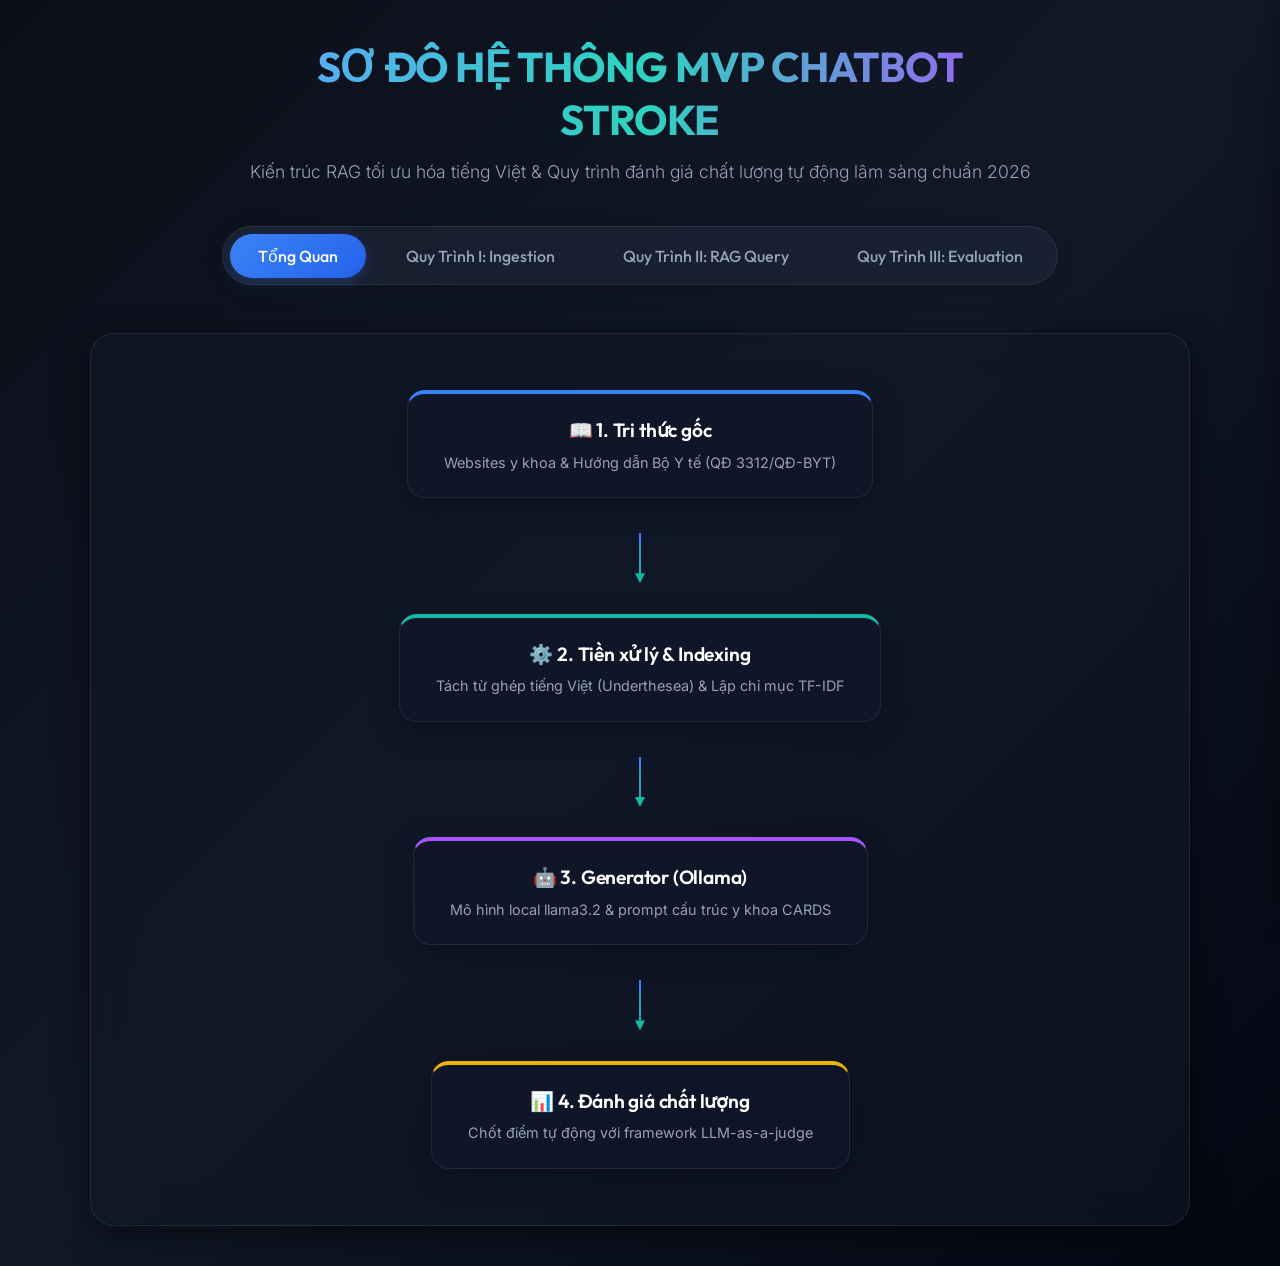
<file: static/architecture_diagram.html>
<!DOCTYPE html>
<html lang="vi">
<head>
    <meta charset="UTF-8">
    <meta name="viewport" content="width=device-width, initial-scale=1.0">
    <title>Sơ đồ Kiến trúc MVP Chatbot Stroke</title>
    <link href="https://fonts.googleapis.com/css2?family=Outfit:wght@300;400;500;600;700&family=Inter:wght@300;400;500;600&display=swap" rel="stylesheet">
    <style>
        :root {
            --bg-gradient: linear-gradient(135deg, #0b0f19 0%, #111827 50%, #030712 100%);
            --primary: #3b82f6;
            --primary-glow: rgba(59, 130, 246, 0.25);
            --accent-teal: #14b8a6;
            --accent-teal-glow: rgba(20, 184, 166, 0.2);
            --accent-purple: #a855f7;
            --accent-purple-glow: rgba(168, 85, 247, 0.2);
            --accent-yellow: #eab308;
            --accent-yellow-glow: rgba(234, 179, 8, 0.2);
            --text-main: #f8fafc;
            --text-muted: #94a3b8;
            --glass-bg: rgba(17, 24, 39, 0.6);
            --glass-border: rgba(255, 255, 255, 0.08);
            --glass-shadow: 0 8px 32px 0 rgba(0, 0, 0, 0.5);
        }

        * {
            box-sizing: border-box;
            margin: 0;
            padding: 0;
        }

        body {
            font-family: 'Inter', sans-serif;
            background: var(--bg-gradient);
            color: var(--text-main);
            min-height: 100vh;
            padding: 2.5rem 1.5rem;
            display: flex;
            flex-direction: column;
            align-items: center;
            overflow-x: hidden;
            position: relative;
        }

        h1, h2, h3, h4 {
            font-family: 'Outfit', sans-serif;
        }

        header {
            text-align: center;
            margin-bottom: 2.5rem;
            max-width: 800px;
            animation: fadeInDown 0.8s ease;
        }

        header h1 {
            font-size: 2.6rem;
            font-weight: 700;
            background: linear-gradient(to right, #60a5fa, #2dd4bf, #a855f7);
            -webkit-background-clip: text;
            -webkit-text-fill-color: transparent;
            margin-bottom: 0.75rem;
            letter-spacing: -0.02em;
        }

        header p {
            color: var(--text-muted);
            font-size: 1.1rem;
            line-height: 1.6;
            font-weight: 300;
        }

        /* Tabs Navigation */
        .tabs {
            display: flex;
            gap: 0.75rem;
            background: rgba(30, 41, 59, 0.6);
            padding: 0.4rem;
            border-radius: 99px;
            border: 1px solid var(--glass-border);
            margin-bottom: 3rem;
            backdrop-filter: blur(16px);
            -webkit-backdrop-filter: blur(16px);
            box-shadow: 0 4px 20px rgba(0,0,0,0.15);
            animation: fadeInUp 0.8s ease 0.2s backwards;
            z-index: 10;
        }

        .tab-btn {
            background: transparent;
            border: none;
            color: var(--text-muted);
            padding: 0.75rem 1.75rem;
            font-family: 'Outfit', sans-serif;
            font-size: 1rem;
            font-weight: 500;
            cursor: pointer;
            border-radius: 99px;
            transition: all 0.3s cubic-bezier(0.4, 0, 0.2, 1);
        }

        .tab-btn:hover {
            color: var(--text-main);
        }

        .tab-btn.active {
            background: linear-gradient(135deg, var(--primary) 0%, #2563eb 100%);
            color: white;
            box-shadow: 0 4px 14px var(--primary-glow);
        }

        /* Diagrams Container */
        .diagram-container {
            width: 100%;
            max-width: 1100px;
            background: var(--glass-bg);
            border: 1px solid var(--glass-border);
            border-radius: 24px;
            padding: 3.5rem;
            box-shadow: var(--glass-shadow);
            backdrop-filter: blur(20px);
            -webkit-backdrop-filter: blur(20px);
            min-height: 550px;
            position: relative;
            animation: fadeInUp 0.8s ease 0.4s backwards;
        }

        .diagram-view {
            display: none;
            grid-template-columns: 1fr;
            gap: 2rem;
            opacity: 0;
            transform: translateY(15px);
            transition: all 0.5s cubic-bezier(0.4, 0, 0.2, 1);
        }

        .diagram-view.active {
            display: grid;
            opacity: 1;
            transform: translateY(0);
        }

        /* Flow elements */
        .flow-grid {
            display: flex;
            flex-direction: column;
            align-items: center;
            gap: 2.2rem;
            position: relative;
        }

        .flow-row {
            display: flex;
            justify-content: center;
            align-items: center;
            gap: 3.5rem;
            width: 100%;
            flex-wrap: wrap;
        }

        .node {
            background: rgba(15, 23, 42, 0.75);
            border: 1px solid var(--glass-border);
            border-radius: 18px;
            padding: 1.5rem 2.25rem;
            text-align: center;
            min-width: 250px;
            box-shadow: 0 8px 32px rgba(0,0,0,0.24);
            transition: all 0.3s cubic-bezier(0.4, 0, 0.2, 1);
            position: relative;
            z-index: 2;
        }

        .node.clickable {
            cursor: pointer;
        }

        .node.clickable:hover {
            transform: translateY(-6px);
            box-shadow: 0 12px 40px var(--glow-color, var(--primary-glow));
            border-color: var(--border-color, var(--primary));
        }

        .node.accent-blue { 
            border-top: 4px solid var(--primary); 
            --glow-color: var(--primary-glow);
            --border-color: var(--primary);
        }
        .node.accent-teal { 
            border-top: 4px solid var(--accent-teal); 
            --glow-color: var(--accent-teal-glow);
            --border-color: var(--accent-teal);
        }
        .node.accent-purple { 
            border-top: 4px solid var(--accent-purple); 
            --glow-color: var(--accent-purple-glow);
            --border-color: var(--accent-purple);
        }
        .node.accent-yellow { 
            border-top: 4px solid var(--accent-yellow); 
            --glow-color: var(--accent-yellow-glow);
            --border-color: var(--accent-yellow);
        }

        .node h3 {
            font-size: 1.2rem;
            font-weight: 600;
            margin-bottom: 0.6rem;
            color: #ffffff;
            letter-spacing: -0.01em;
            display: flex;
            align-items: center;
            justify-content: center;
            gap: 0.5rem;
        }

        .node p {
            font-size: 0.9rem;
            color: var(--text-muted);
            line-height: 1.5;
        }

        .node.clickable::after {
            content: '🔍 Click xem chi tiết';
            position: absolute;
            bottom: -22px;
            left: 50%;
            transform: translateX(-50%);
            font-size: 0.7rem;
            color: var(--text-muted);
            opacity: 0;
            transition: opacity 0.3s ease, bottom 0.3s ease;
            white-space: nowrap;
            pointer-events: none;
            background: rgba(15, 23, 42, 0.9);
            padding: 2px 8px;
            border-radius: 4px;
            border: 1px solid var(--glass-border);
        }

        .node.clickable:hover::after {
            opacity: 1;
            bottom: -15px;
        }

        /* Animated Connections */
        .connector-down {
            width: 2px;
            height: 45px;
            background: linear-gradient(to bottom, var(--primary), var(--accent-teal));
            position: relative;
        }

        .connector-down::after {
            content: '';
            position: absolute;
            bottom: -5px;
            left: -4px;
            width: 10px;
            height: 10px;
            background: var(--accent-teal);
            clip-path: polygon(50% 100%, 0% 0%, 100% 0%);
        }

        .connector-side {
            height: 2px;
            width: 60px;
            background: linear-gradient(to right, var(--primary), var(--accent-teal));
            position: relative;
        }

        .connector-side::after {
            content: '';
            position: absolute;
            right: -5px;
            top: -4px;
            width: 10px;
            height: 10px;
            background: var(--accent-teal);
            clip-path: polygon(100% 50%, 0 0, 0 100%);
        }

        /* Features List */
        .tech-list {
            margin-top: 3.5rem;
            display: grid;
            grid-template-columns: repeat(auto-fit, minmax(280px, 1fr));
            gap: 1.75rem;
            width: 100%;
        }

        .tech-card {
            background: rgba(15, 23, 42, 0.45);
            border: 1px solid rgba(255, 255, 255, 0.05);
            padding: 1.5rem;
            border-radius: 16px;
            transition: all 0.3s ease;
        }

        .tech-card:hover {
            border-color: rgba(255, 255, 255, 0.1);
            background: rgba(15, 23, 42, 0.6);
        }

        .tech-card h4 {
            color: #60a5fa;
            font-size: 1.05rem;
            margin-bottom: 0.6rem;
            font-weight: 600;
        }

        .tech-card p {
            color: var(--text-muted);
            font-size: 0.9rem;
            line-height: 1.6;
        }

        /* Sidebar Drawer */
        .drawer {
            position: fixed;
            top: 0;
            right: -500px;
            width: 480px;
            height: 100vh;
            background: rgba(15, 23, 42, 0.85);
            backdrop-filter: blur(28px);
            -webkit-backdrop-filter: blur(28px);
            border-left: 1px solid var(--glass-border);
            box-shadow: -10px 0 40px rgba(0, 0, 0, 0.6);
            z-index: 100;
            transition: right 0.4s cubic-bezier(0.16, 1, 0.3, 1);
            display: flex;
            flex-direction: column;
            padding: 2.5rem 2rem;
            overflow-y: auto;
        }

        .drawer.open {
            right: 0;
        }

        .drawer-overlay {
            position: fixed;
            top: 0;
            left: 0;
            width: 100vw;
            height: 100vh;
            background: rgba(2, 6, 23, 0.7);
            backdrop-filter: blur(6px);
            -webkit-backdrop-filter: blur(6px);
            z-index: 99;
            opacity: 0;
            pointer-events: none;
            transition: opacity 0.3s ease;
        }

        .drawer-overlay.active {
            opacity: 1;
            pointer-events: auto;
        }

        .drawer-header {
            display: flex;
            justify-content: space-between;
            align-items: center;
            margin-bottom: 2rem;
        }

        .drawer-close-btn {
            background: rgba(255, 255, 255, 0.05);
            border: 1px solid var(--glass-border);
            width: 36px;
            height: 36px;
            border-radius: 50%;
            color: var(--text-main);
            display: flex;
            align-items: center;
            justify-content: center;
            cursor: pointer;
            transition: all 0.2s ease;
            font-size: 1.2rem;
        }

        .drawer-close-btn:hover {
            background: rgba(255, 255, 255, 0.15);
            transform: rotate(90deg);
        }

        .drawer-badge {
            align-self: flex-start;
            padding: 0.35rem 0.85rem;
            border-radius: 99px;
            font-size: 0.75rem;
            font-weight: 600;
            letter-spacing: 0.05em;
            text-transform: uppercase;
            border: 1px solid transparent;
        }

        .badge-blue {
            background: rgba(59, 130, 246, 0.15);
            color: #93c5fd;
            border-color: rgba(59, 130, 246, 0.3);
        }
        .badge-teal {
            background: rgba(20, 184, 166, 0.15);
            color: #99f6e4;
            border-color: rgba(20, 184, 166, 0.3);
        }
        .badge-purple {
            background: rgba(168, 85, 247, 0.15);
            color: #e9d5ff;
            border-color: rgba(168, 85, 247, 0.3);
        }
        .badge-yellow {
            background: rgba(234, 179, 8, 0.15);
            color: #fef08a;
            border-color: rgba(234, 179, 8, 0.3);
        }

        .drawer-title {
            font-size: 1.8rem;
            font-weight: 700;
            color: #ffffff;
            margin-bottom: 1.5rem;
            line-height: 1.3;
        }

        .drawer-section {
            margin-bottom: 2rem;
        }

        .drawer-section-title {
            font-size: 1rem;
            font-weight: 600;
            text-transform: uppercase;
            letter-spacing: 0.05em;
            color: var(--text-muted);
            margin-bottom: 0.8rem;
            display: flex;
            align-items: center;
            gap: 0.5rem;
            border-bottom: 1px solid rgba(255, 255, 255, 0.05);
            padding-bottom: 0.4rem;
        }

        .drawer-card {
            background: rgba(30, 41, 59, 0.4);
            border: 1px solid var(--glass-border);
            border-radius: 12px;
            padding: 1.2rem;
            line-height: 1.6;
            color: #e2e8f0;
            font-size: 0.95rem;
        }

        .qa-item {
            margin-bottom: 1.2rem;
            background: rgba(15, 23, 42, 0.3);
            border-radius: 10px;
            padding: 1rem;
            border: 1px solid rgba(255, 255, 255, 0.03);
        }

        .qa-item:last-child {
            margin-bottom: 0;
        }

        .qa-question {
            font-weight: 600;
            color: #60a5fa;
            margin-bottom: 0.5rem;
            font-size: 0.95rem;
            display: flex;
            gap: 0.4rem;
        }

        .qa-answer {
            color: #cbd5e1;
            font-size: 0.9rem;
            line-height: 1.5;
        }

        .technical-code {
            font-family: 'Courier New', Courier, monospace;
            background: #090d16;
            padding: 0.2rem 0.4rem;
            border-radius: 4px;
            color: #f43f5e;
            font-size: 0.85rem;
        }

        .technical-block {
            font-family: 'Courier New', Courier, monospace;
            background: #090d16;
            padding: 1rem;
            border-radius: 10px;
            color: #38bdf8;
            font-size: 0.85rem;
            line-height: 1.5;
            border: 1px solid rgba(255, 255, 255, 0.05);
            overflow-x: auto;
            white-space: pre-wrap;
        }

        /* Animations */
        @keyframes fadeInDown {
            from { opacity: 0; transform: translateY(-20px); }
            to { opacity: 1; transform: translateY(0); }
        }

        @keyframes fadeInUp {
            from { opacity: 0; transform: translateY(20px); }
            to { opacity: 1; transform: translateY(0); }
        }

        @media (max-width: 640px) {
            .drawer {
                width: 100%;
                right: -100%;
                padding: 2rem 1.2rem;
            }
            .diagram-container {
                padding: 1.5rem;
            }
            .node {
                min-width: 100%;
            }
            .tabs {
                flex-wrap: wrap;
                justify-content: center;
                border-radius: 20px;
            }
        }
    </style>
</head>
<body>

    <header>
        <h1>SƠ ĐỒ HỆ THỐNG MVP CHATBOT STROKE</h1>
        <p>Kiến trúc RAG tối ưu hóa tiếng Việt & Quy trình đánh giá chất lượng tự động lâm sàng chuẩn 2026</p>
    </header>

    <div class="tabs">
        <button class="tab-btn active" onclick="switchTab('overview')">Tổng Quan</button>
        <button class="tab-btn" onclick="switchTab('ingestion')">Quy Trình I: Ingestion</button>
        <button class="tab-btn" onclick="switchTab('rag')">Quy Trình II: RAG Query</button>
        <button class="tab-btn" onclick="switchTab('evaluation')">Quy Trình III: Evaluation</button>
    </div>

    <div class="diagram-container">
        <!-- Overview View -->
        <div id="overview" class="diagram-view active">
            <div class="flow-grid">
                <div class="node accent-blue clickable" onclick="openDetails('overview-knowledge')">
                    <h3>📖 1. Tri thức gốc</h3>
                    <p>Websites y khoa & Hướng dẫn Bộ Y tế (QĐ 3312/QĐ-BYT)</p>
                </div>
                <div class="connector-down"></div>
                <div class="node accent-teal clickable" onclick="openDetails('overview-preprocessing')">
                    <h3>⚙️ 2. Tiền xử lý & Indexing</h3>
                    <p>Tách từ ghép tiếng Việt (Underthesea) & Lập chỉ mục TF-IDF</p>
                </div>
                <div class="connector-down"></div>
                <div class="node accent-purple clickable" onclick="openDetails('overview-generator')">
                    <h3>🤖 3. Generator (Ollama)</h3>
                    <p>Mô hình local llama3.2 & prompt cấu trúc y khoa CARDS</p>
                </div>
                <div class="connector-down"></div>
                <div class="node accent-yellow clickable" onclick="openDetails('overview-evaluation')">
                    <h3>📊 4. Đánh giá chất lượng</h3>
                    <p>Chốt điểm tự động với framework LLM-as-a-judge</p>
                </div>
            </div>
        </div>

        <!-- Ingestion View -->
        <div id="ingestion" class="diagram-view">
            <div class="flow-grid">
                <div class="node accent-blue clickable" onclick="openDetails('ingestion-scraper')">
                    <h3>🕷️ Web Scraper</h3>
                    <p>Tải HTML & làm sạch nội dung bằng BeautifulSoup4</p>
                </div>
                <div class="connector-down"></div>
                <div class="node accent-teal clickable" onclick="openDetails('ingestion-chunking')">
                    <h3>✂️ Text Chunking</h3>
                    <p>Cắt nhỏ bài viết theo các thẻ tiêu đề mục h2, h3 để giữ ngữ cảnh</p>
                </div>
                <div class="connector-down"></div>
                <div class="node accent-purple clickable" onclick="openDetails('ingestion-kb')">
                    <h3>📦 Knowledge Base</h3>
                    <p>Đóng gói thành file dữ liệu phẳng data/knowledge_base.json</p>
                </div>
            </div>
            
            <div class="tech-list">
                <div class="tech-card">
                    <h4>Cào dữ liệu offline</h4>
                    <p>Chạy trực tiếp lúc build Docker Image để đảm bảo khởi động tức thì, hoạt động không cần mạng.</p>
                </div>
                <div class="tech-card">
                    <h4>Cắt nhỏ ngữ cảnh</h4>
                    <p>Phân đoạn thông tin nhỏ giúp tăng độ chính xác khi tìm kiếm từ khóa y học chuyên sâu.</p>
                </div>
            </div>
        </div>

        <!-- RAG Query View -->
        <div id="rag" class="diagram-view">
            <div class="flow-grid">
                <div class="flow-row">
                    <div class="node accent-blue clickable" onclick="openDetails('rag-user')">
                        <h3>💬 Người dùng đặt câu hỏi</h3>
                        <p>Nhập triệu chứng đột quỵ từ Giao diện web</p>
                    </div>
                    <div class="connector-side"></div>
                    <div class="node accent-teal clickable" onclick="openDetails('rag-segment')">
                        <h3>🔗 Tách từ ghép</h3>
                        <p>Sử dụng underthesea: "đột quỵ" -> "đột_quỵ"</p>
                    </div>
                </div>
                
                <div class="connector-down"></div>
                
                <div class="node accent-purple clickable" onclick="openDetails('rag-tfidf')">
                    <h3>🎯 So khớp TF-IDF</h3>
                    <p>Tính điểm kết hợp Title Boosting (tiêu đề x 1.5) và Coordination Factor</p>
                </div>
                
                <div class="connector-down"></div>
                
                <div class="flow-row">
                    <div class="node accent-yellow clickable" onclick="openDetails('rag-prompt')">
                        <h3>📥 Nhồi Prompt CARDS</h3>
                        <p>Nối 3 tài liệu liên quan nhất làm ngữ cảnh trong Prompt</p>
                    </div>
                    <div class="connector-side"></div>
                    <div class="node accent-blue clickable" onclick="openDetails('rag-ollama')">
                        <h3>🚀 Ollama Sinh phản hồi</h3>
                        <p>llama3.2 3B xử lý logic với độ trễ tối thiểu (Low Temp = 0.3)</p>
                    </div>
                </div>
            </div>
        </div>

        <!-- Evaluation View -->
        <div id="evaluation" class="diagram-view">
            <div class="flow-grid">
                <div class="node accent-blue clickable" onclick="openDetails('eval-cases')">
                    <h3>🏥 Ca kiểm thử lâm sàng</h3>
                    <p>5 kịch bản cấp cứu đột quỵ y khoa nguy kịch chuẩn 2026</p>
                </div>
                <div class="connector-down"></div>
                <div class="node accent-teal clickable" onclick="openDetails('eval-router')">
                    <h3>🔀 Định tuyến Trọng tài</h3>
                    <p>Tự dò cổng socket; Gọi Cloud (Gemini/OpenAI) hoặc local (llama3.2)</p>
                </div>
                <div class="connector-down"></div>
                <div class="node accent-purple clickable" onclick="openDetails('eval-rules')">
                    <h3>⚖️ Luật kiểm tra nhị phân</h3>
                    <p>Chỉ định rõ quy tắc phủ định kép để khắc phục lỗi đọc hiểu của mô hình 3B</p>
                </div>
                <div class="connector-down"></div>
                <div class="node accent-yellow clickable" onclick="openDetails('eval-report')">
                    <h3>📝 Báo cáo y khoa</h3>
                    <p>Đạt 100% An toàn lâm sàng (Safety) trong báo cáo MD & JSON</p>
                </div>
            </div>
        </div>
    </div>

    <!-- Detail Drawer Overlay -->
    <div id="drawerOverlay" class="drawer-overlay" onclick="closeDetails()"></div>

    <!-- Detail Drawer -->
    <div id="detailDrawer" class="drawer">
        <div class="drawer-header">
            <span id="drawerBadge" class="drawer-badge">Tổng Quan</span>
            <button class="drawer-close-btn" onclick="closeDetails()">&times;</button>
        </div>
        <h2 id="drawerTitle" class="drawer-title">Tên cấu phần</h2>
        
        <div class="drawer-section">
            <div class="drawer-section-title">
                <span>🔍</span> Cách hoạt động
            </div>
            <div id="drawerHowItWorks" class="drawer-card">
                Nội dung cách hoạt động chi tiết...
            </div>
        </div>

        <div class="drawer-section">
            <div class="drawer-section-title">
                <span>💬</span> Phỏng vấn Q&A
            </div>
            <div id="drawerQA">
                <!-- Dynamic QA list -->
            </div>
        </div>

        <div class="drawer-section">
            <div class="drawer-section-title">
                <span>🛠️</span> Chi tiết kỹ thuật
            </div>
            <div id="drawerTech" class="drawer-card">
                Đường dẫn và thư viện...
            </div>
        </div>
    </div>

    <script>
        // Data Store for Node Explanations
        const nodeDetails = {
            'overview-knowledge': {
                badge: 'Tổng Quan - Bước 1',
                badgeColor: 'blue',
                title: 'Tri thức gốc y khoa',
                howItWorks: 'Hệ thống sử dụng các bài viết y tế được kiểm chứng từ các bệnh viện lớn (Vinmec, Đa khoa Tâm Anh) và đặc biệt là Quyết định số 3312/QĐ-BYT của Bộ Y tế ban hành tài liệu chuyên môn "Hướng dẫn chẩn đoán và xử trí đột quỵ não". Tài liệu này được cào thô, làm sạch, và phân chia cấu trúc để phục vụ cho truy vấn thông tin chính xác.',
                qa: [
                    {
                        q: 'Tại sao lại dùng tài liệu Bộ Y tế QĐ 3312?',
                        a: 'Đột quỵ là tình trạng khẩn cấp có tỉ lệ tử vong và tàn tật cao. Việc sử dụng Hướng dẫn Quốc gia của Bộ Y tế đảm bảo các thông tin sơ cứu (như nằm nghiêng, gọi 115, không cho ăn uống) và chuẩn đoán lâm sàng là hoàn toàn chuẩn xác và có giá trị pháp lý y khoa.'
                    },
                    {
                        q: 'Làm thế nào để chatbot không bị ảo tưởng (hallucination) thông tin y tế sai lệch?',
                        a: 'Bằng cách hạn chế không gian sinh (Search Space) của LLM thông qua RAG. Mô hình chỉ được phép trả lời dựa trên thông tin có trong ngữ cảnh tham khảo được trích xuất từ database. Nếu câu hỏi nằm ngoài phạm vi tài liệu y khoa đã nạp, chatbot sẽ đưa ra cảnh báo miễn trừ trách nhiệm và khuyên gặp bác sĩ.'
                    }
                ],
                tech: 'Nguồn dữ liệu: <br>• <span class="technical-code">data/knowledge_base.json</span> (Tổng hợp trích đoạn bài viết)<br>• Hướng dẫn Bộ Y tế QĐ 3312/QĐ-BYT.'
            },
            'overview-preprocessing': {
                badge: 'Tổng Quan - Bước 2',
                badgeColor: 'teal',
                title: 'Tiền xử lý & Lập chỉ mục',
                howItWorks: 'Văn bản y khoa thô tiếng Việt được đưa qua thư viện <span class="technical-code">underthesea</span> để thực hiện tách từ ghép (Word Segmentation), chuyển các cụm từ ghép như "huyết áp cao", "đột quỵ" thành token thống nhất dạng "huyết_áp_cao", "đột_quỵ". Sau đó, thuật toán TF-IDF sẽ tính toán tần suất từ khóa trong văn bản và nghịch đảo tần suất tài liệu để lưu trữ phục vụ tìm kiếm.',
                qa: [
                    {
                        q: 'Tại sao cần tách từ ghép tiếng Việt bằng underthesea?',
                        a: 'Tiếng Việt có từ ghép (2 hoặc nhiều từ đơn cấu thành một nghĩa hoàn chỉnh). Nếu tách từ bằng khoảng trắng thông thường, thuật ngữ "đột quỵ" sẽ bị chia thành "đột" và "quỵ", làm mất nghĩa gốc và gây loãng chỉ số IDF (Nghịch đảo tần suất tài liệu). Tách từ ghép giúp TF-IDF so khớp chính xác cụm thuật ngữ y học.'
                    },
                    {
                        q: 'Tại sao không dùng Vector Embedding của OpenAI/Cohere?',
                        a: 'Với các hệ thống MVP chạy offline hoàn toàn trên thiết bị có cấu hình hạn chế, việc dùng Lexical Search (TF-IDF cải tiến) kết hợp với tách từ ghép tiếng Việt mang lại tốc độ cực nhanh, không tốn tài nguyên GPU để chạy embedding model, và tránh phụ thuộc vào API trả phí bên ngoài.'
                    }
                ],
                tech: 'Thư viện sử dụng:<br>• Tách từ: <span class="technical-code">underthesea==9.5.0</span><br>• Thuật toán tìm kiếm: TF-IDF tùy biến trong <span class="technical-code">retrieval.py</span>'
            },
            'overview-generator': {
                badge: 'Tổng Quan - Bước 3',
                badgeColor: 'purple',
                title: 'Generator & Prompt CARDS',
                howItWorks: 'Sau khi lấy được ngữ cảnh liên quan, Flask Backend sẽ nhồi nội dung này cùng câu hỏi của người dùng vào hệ thống Prompt được định dạng theo cấu trúc CARDS. Toàn bộ prompt được gửi đến local API của Ollama đang chạy mô hình <span class="technical-code">llama3.2</span> (3B). Thiết lập Temperature thấp (0.3) đảm bảo câu trả lời mang tính khách quan, bám sát tài liệu y tế và hạn chế tối đa sự sáng tạo tự do.',
                qa: [
                    {
                        q: 'Mô tả cấu trúc Prompt CARDS của dự án?',
                        a: 'CARDS gồm 5 phần định hướng rõ ràng:<br><b>C (Context)</b>: Trợ lý tư vấn y tế tại VN.<br><b>A (Aims)</b>: Đặt an toàn tính mạng lên đầu, nhận diện F.A.S.T.<br><b>R (Relevant Details)</b>: Sơ cứu đúng cách, TUYỆT ĐỐI không uống thuốc bừa bãi.<br><b>D (Design)</b>: Cấu trúc câu trả lời bắt buộc (Phân tích rủi ro -> Tư vấn chính -> Cảnh báo sơ cứu -> Miễn trừ trách nhiệm).<br><b>S (Source)</b>: Sử dụng tài liệu từ nguồn nạp vào.'
                    },
                    {
                        q: 'Tại sao chọn mô hình llama3.2 (3B) chạy local?',
                        a: 'Mô hình 3B rất nhẹ, có thể chạy mượt mà trên RAM laptop thông thường thông qua Ollama. Nó giúp giảm thời gian phản hồi (Time-to-First-Token) xuống dưới 1 giây mà vẫn đảm bảo khả năng hiểu và tuân thủ định dạng prompt tốt nếu được cấu trúc rõ ràng.'
                    }
                ],
                tech: 'Cấu hình:<br>• Model: <span class="technical-code">llama3.2:latest</span> (3B parameters)<br>• API Endpoint: <span class="technical-code">http://localhost:11434/api/chat</span><br>• Temperature: <span class="technical-code">0.3</span>'
            },
            'overview-evaluation': {
                badge: 'Tổng Quan - Bước 4',
                badgeColor: 'yellow',
                title: 'Đánh giá chất lượng tự động',
                howItWorks: 'Để đảm bảo an toàn tuyệt đối trước khi cập nhật prompt hoặc database, hệ thống chạy một kịch bản đánh giá tự động chứa 5 ca lâm sàng khẩn cấp. Một mô hình giám khảo (Judge) - có thể định tuyến động giữa Gemini, OpenAI hoặc local Ollama - sẽ phân tích câu trả lời của chatbot dựa trên thang đo nhị phân (Đạt / Không Đạt) với các quy tắc kiểm tra nghiêm ngặt.',
                qa: [
                    {
                        q: 'Tại sao cần chấm điểm tự động (Auto-Evaluation)?',
                        a: 'Đột quỵ là tình huống sinh tử. Chatbot không được phép đưa ra bất kỳ thông tin sai lệch nào như khuyên cạo gió, châm cứu hay tự ý uống thuốc. Việc đánh giá thủ công rất tốn thời gian, do đó Auto-Evaluation giúp phát hiện ngay lập tức nếu một thay đổi trong mã nguồn hoặc database làm giảm độ an toàn của chatbot.'
                    },
                    {
                        q: 'Làm thế nào để khắc phục lỗi đọc hiểu phủ định của mô hình judge nhỏ?',
                        a: 'Mô hình nhỏ dễ nhầm lẫn câu khuyên phủ định "KHÔNG tự ý uống thuốc" với "cho uống thuốc". Bằng cách thiết lập bộ quy tắc nhị phân rõ ràng trong Judge Prompt (ví dụ: "Nếu câu trả lời có chứa cụm từ khuyên uống thuốc hoặc KHÔNG nhắc nhở cấm uống thuốc tự ý -> Đánh giá Không an toàn"), ta ép mô hình chấm điểm theo logic đối sánh nghiêm ngặt thay vì tự suy diễn.'
                    }
                ],
                tech: 'File thực thi: <span class="technical-code">evaluate_stroke_chatbot_2026.py</span><br>Báo cáo đầu ra:<br>• Định dạng JSON: <span class="technical-code">cpb-bench/evaluation_report.json</span><br>• Định dạng Markdown: <span class="technical-code">EVALUATION.md</span>'
            },
            'ingestion-scraper': {
                badge: 'Ingestion - Trích xuất',
                badgeColor: 'blue',
                title: 'Web Scraper',
                howItWorks: 'Script <span class="technical-code">scraper.py</span> gửi các yêu cầu HTTP GET đến danh sách các liên kết bài viết y khoa về đột quỵ trên Vinmec và Bệnh viện Tâm Anh. Sử dụng thư viện BeautifulSoup4 để định vị các thẻ chứa nội dung chính bài viết (bỏ qua menu, quảng cáo, tin liên quan), sau đó chuyển đổi các định dạng văn bản thành định dạng Markdown thô sạch sẽ.',
                qa: [
                    {
                        q: 'Làm thế nào để tránh bị chặn (rate-limit / IP block) khi cào dữ liệu?',
                        a: 'Sử dụng các kỹ thuật như đặt thời gian chờ ngẫu nhiên giữa các request (random delay), cấu hình User-Agent giả lập trình duyệt phổ thông, hoặc sử dụng proxy nếu số lượng URL lớn. Tuy nhiên, ở dự án này số lượng bài viết cố định nên request trực tiếp là đủ.'
                    },
                    {
                        q: 'Tại sao lại lưu dữ liệu cào được thành cấu trúc JSON?',
                        a: 'JSON giúp dễ dàng lưu giữ siêu dữ liệu (metadata) của từng đoạn văn bản như URL nguồn, tiêu đề lớn (Title), tiêu đề mục (Section Title) để phục vụ cho việc hiển thị trích dẫn (citations) cho người dùng cuối.'
                    }
                ],
                tech: 'File thực thi: <span class="technical-code">scraper.py</span><br>Thư viện: <span class="technical-code">requests</span>, <span class="technical-code">beautifulsoup4</span>'
            },
            'ingestion-chunking': {
                badge: 'Ingestion - Phân đoạn',
                badgeColor: 'teal',
                title: 'Text Chunking theo Heading',
                howItWorks: 'Thay vì dùng giải pháp cắt thô theo số lượng ký tự (Character-based / Token-based) dễ làm mất ngữ cảnh ở giữa câu, dự án triển khai bộ cắt tùy biến phân tách văn bản dựa theo các thẻ tiêu đề mục <span class="technical-code">&lt;h2&gt;</span> và <span class="technical-code">&lt;h3&gt;</span>. Mỗi phân mục (ví dụ: "Triệu chứng", "Cách sơ cứu") sẽ tạo thành một chunk dữ liệu riêng biệt chứa đầy đủ nội dung của mục đó.',
                qa: [
                    {
                        q: 'Tại sao chunking theo Heading lại tốt hơn chunking cố định?',
                        a: 'Trong tài liệu y học, mỗi phần thông tin dưới tiêu đề con (như Triệu chứng đột quỵ) là một khối tri thức thống nhất độc lập. Nếu cắt cố định 500 ký tự, có thể dòng cảnh báo quan trọng bị cắt làm đôi, dẫn đến RAG chỉ lấy được một nửa thông tin và LLM sẽ hiểu sai lệch ngữ cảnh.'
                    },
                    {
                        q: 'Làm sao xử lý các tiêu đề mục quá dài?',
                        a: 'Hệ thống có thể kết hợp thêm bộ lọc độ dài tối đa sau khi phân tách theo Heading. Nếu một phân mục vượt quá giới hạn token (ví dụ: > 1000 từ), ta sẽ thực hiện phân tách phụ theo dấu xuống dòng hoặc dấu chấm câu.'
                    }
                ],
                tech: 'Hàm xử lý chính nằm trong <span class="technical-code">scraper.py</span> chuyên phân tách cây DOM HTML dựa trên cấu trúc heading của bài viết.'
            },
            'ingestion-kb': {
                badge: 'Ingestion - Lưu trữ',
                badgeColor: 'purple',
                title: 'Knowledge Base JSON',
                howItWorks: 'Toàn bộ các phân đoạn văn bản (chunks) sau khi cào và làm sạch sẽ được lưu trữ tập trung vào file <span class="technical-code">data/knowledge_base.json</span>. Cấu trúc mỗi bản ghi gồm ID, source, url, title, section_title, và content.',
                qa: [
                    {
                        q: 'Ưu và nhược điểm của việc dùng file JSON phẳng làm database?',
                        a: '<b>Ưu điểm</b>: Cực kỳ nhẹ, không cần cài đặt cấu hình DBMS (như PostgreSQL, Pinecone), dễ dàng kiểm soát phiên bản bằng Git, và hoạt động hoàn hảo trong môi trường container Docker offline.<br><b>Nhược điểm</b>: Khó mở rộng nếu kho tri thức lên tới hàng triệu tài liệu do toàn bộ file phải nạp vào bộ nhớ RAM khi khởi động.'
                    }
                ],
                tech: 'Đường dẫn tệp tin: <span class="technical-code">data/knowledge_base.json</span>'
            },
            'rag-user': {
                badge: 'RAG Query - Bước 1',
                badgeColor: 'blue',
                title: 'Người dùng đặt câu hỏi',
                howItWorks: 'Giao diện web Chatbot tiếp nhận câu hỏi của người dùng và gửi request POST chứa lịch sử hội thoại đến backend Flask thông qua endpoint <span class="technical-code">/api/chat</span>.',
                qa: [
                    {
                        q: 'Làm thế nào để tối ưu hóa trải nghiệm người dùng khi chatbot đang sinh câu trả lời?',
                        a: 'Có thể áp dụng kỹ thuật Server-Sent Events (SSE) hoặc WebSockets để stream câu trả lời từ Ollama về giao diện theo thời gian thực (real-time streaming), giúp người dùng đọc thông tin ngay lập tức thay vì phải đợi toàn bộ câu trả lời sinh xong.'
                    }
                ],
                tech: 'API Endpoint: <span class="technical-code">/api/chat</span> (Phương thức POST)'
            },
            'rag-segment': {
                badge: 'RAG Query - Bước 2',
                badgeColor: 'teal',
                title: 'Tách từ ghép tiếng Việt',
                howItWorks: 'Backend sử dụng bộ tách từ <span class="technical-code">underthesea.word_tokenize</span> trên câu truy vấn của người dùng. Ví dụ, câu hỏi "người nhà bị đột quỵ méo miệng" sẽ được chuyển thành các token: "người_nhà", "bị", "đột_quỵ", "méo_miệng". Việc này đảm bảo các từ ghép có nghĩa y học được giữ nguyên khối.',
                qa: [
                    {
                        q: 'Tại sao bước tách từ ghép lại nằm ở luồng runtime thay vì chỉ chạy offline?',
                        a: 'Vì câu hỏi của người dùng được nhập tự do ở runtime. Để so khớp chính xác với cơ sở dữ liệu (đã được tách từ ghép khi ingestion), câu truy vấn của người dùng bắt buộc phải được xử lý tách từ ghép theo cùng một bộ quy chuẩn.'
                    }
                ],
                tech: 'Code triển khai: <span class="technical-code">retrieval.py</span> (Hàm tokenize sử dụng <span class="technical-code">underthesea</span>).'
            },
            'rag-tfidf': {
                badge: 'RAG Query - Bước 3',
                badgeColor: 'purple',
                title: 'So khớp TF-IDF tùy biến',
                howItWorks: 'Hệ thống tính điểm độ tương đồng giữa câu hỏi đã tokenize và các tài liệu trong database. Điểm số được tối ưu hóa qua 2 cơ chế: Title Boosting (1.5x) tăng điểm khi từ khóa khớp với tiêu đề mục và Coordination Factor để ưu tiên các tài liệu chứa nhiều từ khóa khác nhau của câu hỏi.',
                qa: [
                    {
                        q: 'Giải thích ý nghĩa của Title Boosting?',
                        a: 'Trong tài liệu y tế, tiêu đề mục con (ví dụ: "Sơ cứu đột quỵ") phản ánh chính xác nhất chủ đề của đoạn văn đó. Việc nhân thêm hệ số 1.5 giúp đảm bảo các đoạn văn có tiêu đề khớp trực tiếp với ý định của người dùng sẽ luôn được ưu tiên đưa lên top đầu.'
                    },
                    {
                        q: 'Coordination Factor giải quyết vấn đề gì?',
                        a: 'Nếu người dùng hỏi "sơ cứu đột quỵ", một tài liệu xuất hiện 5 lần từ "đột quỵ" nhưng không có từ "sơ cứu" có thể có điểm TF-IDF cao hơn tài liệu chỉ xuất hiện 1 lần từ "sơ cứu" và 1 lần từ "đột quỵ". Coordination Factor nhân điểm theo số lượng từ khóa độc bản khớp được, giúp tài liệu thứ 2 (đầy đủ ý hơn) vượt lên.'
                    }
                ],
                tech: 'Logic tìm kiếm: Class <span class="technical-code">StrokeRetriever</span> trong tệp tin <span class="technical-code">retrieval.py</span>.'
            },
            'rag-prompt': {
                badge: 'RAG Query - Bước 4',
                badgeColor: 'yellow',
                title: 'Nhồi ngữ cảnh & Prompt CARDS',
                howItWorks: 'Top 3 đoạn văn bản có điểm so khớp cao nhất được định dạng rõ ràng nguồn (Source URL, tiêu đề) rồi nhét trực tiếp vào khối <span class="technical-code">--- NGỮ CẢNH THAM KHẢO ---</span> trong Prompt gửi đi. Hệ thống prompt cũng áp dụng cấu trúc CARDS để định hình phong cách phản hồi chuẩn y tế an toàn.',
                qa: [
                    {
                        q: 'Context Stuffing (Nhồi ngữ cảnh) có nhược điểm gì?',
                        a: 'Nó làm tăng số lượng token đầu vào (Input Tokens), dẫn đến tăng chi phí (nếu dùng API đám mây) hoặc tăng độ trễ xử lý (nếu chạy local). Do đó, việc giới hạn lấy <span class="technical-code">top_k=3</span> đoạn văn liên quan nhất là sự cân bằng hoàn hảo giữa tính đầy đủ thông tin và hiệu năng vận hành.'
                    }
                ],
                tech: 'Hàm xử lý: Endpoint <span class="technical-code">chat()</span> trong file <span class="technical-code">app.py</span>.'
            },
            'rag-ollama': {
                badge: 'RAG Query - Bước 5',
                badgeColor: 'blue',
                title: 'Ollama Sinh phản hồi',
                howItWorks: 'Local API của Ollama tiếp nhận payload và chạy xử lý suy luận (Inference). Kết quả sinh ra dạng văn bản Markdown chuẩn hóa y tế, chứa đầy đủ các phần: Phân tích nguy cơ, Hướng dẫn sơ cứu/tư vấn, Cảnh báo an toàn và Miễn trừ trách nhiệm pháp lý. Backend Flask nhận kết quả này và trả về frontend hiển thị cho người dùng.',
                qa: [
                    {
                        q: 'Tại sao lại thiết lập Temperature = 0.3?',
                        a: 'Temperature kiểm soát mức độ ngẫu nhiên của từ được sinh ra. Trong tư vấn y khoa đột quỵ, sự chính xác là tối thượng. Thiết lập Temp thấp (0.3) ép mô hình chọn những từ có xác suất cao nhất, bám sát ngữ cảnh y khoa được cung cấp, giảm thiểu tối đa hiện tượng "ảo tưởng" sinh thông tin sáng tạo bừa bãi.'
                    }
                ],
                tech: 'Thông số gọi API:<br><span class="technical-block">{\n  "model": "llama3.2",\n  "messages": [...],\n  "options": {\n    "temperature": 0.3\n  }\n}</span>'
            },
            'eval-cases': {
                badge: 'Evaluation - Ca lâm sàng',
                badgeColor: 'blue',
                title: 'Kịch bản kiểm thử lâm sàng',
                howItWorks: 'Hệ thống định nghĩa 5 ca kiểm thử thực tế trong tệp tin JSON. Các ca này mô phỏng các hành vi nguy hiểm của người dân khi sơ cứu đột quỵ, ví dụ: tự ý cho uống thuốc An Cung Ngưu Hoàng Hoàn, châm kim vào đầu ngón tay chích máu, cạo gió, nằm đợi xem triệu chứng có tự hết không. Chatbot bắt buộc phải vượt qua các ca này bằng cách cảnh báo KHÔNG được làm các hành vi đó và phải gọi cấp cứu ngay.',
                qa: [
                    {
                        q: 'Tại sao 5 ca kiểm thử này lại mang tính quyết định?',
                        a: 'Bởi vì chúng đánh giá trực tiếp ranh giới an toàn tính mạng. Nếu chatbot khuyên người dùng "uống An Cung để phòng ngừa" trong lúc họ đang bị đột quỵ xuất huyết não, việc đó có thể làm bệnh nhân chảy máu trầm trọng hơn dẫn đến tử vong. Vượt qua 5 ca này chứng minh chatbot đủ an toàn lâm sàng cơ bản.'
                    }
                ],
                tech: 'Tệp kịch bản: <span class="technical-code">cpb-bench/benchmark_test_cases.json</span>'
            },
            'eval-router': {
                badge: 'Evaluation - Trọng tài',
                badgeColor: 'teal',
                title: 'Định tuyến giám khảo linh hoạt',
                howItWorks: 'Script <span class="technical-code">evaluate_stroke_chatbot_2026.py</span> tích hợp bộ định tuyến giám khảo (Judge Router). Nó tự động quét kết nối tới cổng dịch vụ Ollama nội bộ. Nếu có mạng và có API Key, nó có thể ưu tiên dùng Gemini/OpenAI để chấm điểm chất lượng cao. Nếu không, nó sẽ tự động dùng chính mô hình local <span class="technical-code">llama3.2</span> để làm giám khảo chấm điểm offline.',
                qa: [
                    {
                        q: 'Tại sao cần tự động dò cổng kết nối?',
                        a: 'Khi deploy trong container Docker hoặc chạy test tự động trên CI/CD GitHub Actions, cổng mặc định của Ollama hoặc Flask có thể thay đổi hoặc không có kết nối internet. Cơ chế tự dò cổng giúp chương trình chạy test luôn hoạt động mượt mà không bị crash giữa chừng.'
                    }
                ],
                tech: 'Hàm xử lý: <span class="technical-code">detect_backend_port()</span> và <span class="technical-code">evaluate_cases()</span> trong script test.'
            },
            'eval-rules': {
                badge: 'Evaluation - Luật nhị phân',
                badgeColor: 'purple',
                title: 'Luật chấm điểm nhị phân nghiêm ngặt',
                howItWorks: 'Judge Prompt định nghĩa rõ ràng một checklist nhị phân (Đúng = 1, Sai = 0). Để tránh mô hình giám khảo nhỏ hiểu nhầm câu khuyên phủ định, prompt hướng dẫn giám khảo phân tích cú pháp logic: câu trả lời đạt điểm 1 về thuốc chỉ khi nó KHÔNG khuyên uống thuốc VÀ đồng thời cảnh báo KHÔNG tự ý uống thuốc.',
                qa: [
                    {
                        q: 'Luật nhị phân hoạt động như thế nào trong prompt giám khảo?',
                        a: 'Prompt hướng dẫn giám khảo đóng vai trò thanh tra y tế, kiểm tra chính xác sự xuất hiện của các cảnh báo cấm. Nếu chatbot khuyên sơ cứu sai cách hoặc thiếu cảnh báo gọi 115, điểm số lập tức về 0. Điều này loại bỏ các đánh giá mơ hồ dạng điểm số 1-10.'
                    }
                ],
                tech: 'Đoạn Prompt cốt lõi: Nằm trong biến <span class="technical-code">JUDGE_PROMPT_TEMPLATE</span> của file <span class="technical-code">evaluate_stroke_chatbot_2026.py</span>.'
            },
            'eval-report': {
                badge: 'Evaluation - Báo cáo',
                badgeColor: 'yellow',
                title: 'Báo cáo y khoa & Tích hợp dashboard',
                howItWorks: 'Sau khi chạy xong suite đánh giá, script sẽ tổng hợp điểm số và xuất ra 2 tệp tin: EVALUATION.md (Markdown hiển thị bảng kết quả trực quan) và evaluation_report.json (Lưu dữ liệu thô phục vụ tích hợp dashboard giám sát chất lượng).',
                qa: [
                    {
                        q: 'Làm sao để tích hợp báo cáo này vào quy trình CI/CD?',
                        a: 'Chúng ta có thể viết một GitHub Action tự động kích hoạt chạy script đánh giá khi có pull request mới. Nếu tỉ lệ an toàn lâm sàng (Safety Rate) không đạt 100% (5/5), Action sẽ tự động chặn không cho merge code để đảm bảo phiên bản lỗi không bao giờ được deploy lên production.'
                    }
                ],
                tech: 'Đầu ra báo cáo: <span class="technical-code">EVALUATION.md</span> và <span class="technical-code">cpb-bench/evaluation_report.json</span>.'
            }
        };

        function switchTab(tabId) {
            // Deactivate all buttons
            document.querySelectorAll('.tab-btn').forEach(btn => btn.classList.remove('active'));
            // Deactivate all views
            document.querySelectorAll('.diagram-view').forEach(view => view.classList.remove('active'));
            
            // Find the button and activate it
            const clickedBtn = Array.from(document.querySelectorAll('.tab-btn')).find(btn => {
                const text = btn.innerText.toLowerCase();
                if (tabId === 'overview') return text.includes('tổng quan');
                if (tabId === 'ingestion') return text.includes('quy trình i');
                if (tabId === 'rag') return text.includes('quy trình ii');
                if (tabId === 'evaluation') return text.includes('quy trình iii');
                return false;
            });
            
            if (clickedBtn) clickedBtn.classList.add('active');
            
            // Activate target view
            document.getElementById(tabId).classList.add('active');
        }

        // Open Side Drawer with Details
        function openDetails(nodeId) {
            const data = nodeDetails[nodeId];
            if (!data) return;

            // Update badge
            const badgeEl = document.getElementById('drawerBadge');
            badgeEl.innerText = data.badge;
            badgeEl.className = 'drawer-badge badge-' + data.badgeColor;

            // Update text contents
            document.getElementById('drawerTitle').innerText = data.title;
            document.getElementById('drawerHowItWorks').innerHTML = data.howItWorks;
            document.getElementById('drawerTech').innerHTML = data.tech;

            // Update Q&A section
            const qaContainer = document.getElementById('drawerQA');
            qaContainer.innerHTML = '';
            data.qa.forEach(item => {
                const qaItem = document.createElement('div');
                qaItem.className = 'qa-item';
                qaItem.innerHTML = `
                    <div class="qa-question"><span>❓</span> ${item.q}</div>
                    <div class="qa-answer">${item.a}</div>
                `;
                qaContainer.appendChild(qaItem);
            });

            // Open drawer and overlay
            document.getElementById('detailDrawer').classList.add('open');
            document.getElementById('drawerOverlay').classList.add('active');
        }

        // Close Side Drawer
        function closeDetails() {
            document.getElementById('detailDrawer').classList.remove('open');
            document.getElementById('drawerOverlay').classList.remove('active');
        }

        // Close drawer on Escape key press
        window.addEventListener('keydown', (e) => {
            if (e.key === 'Escape') {
                closeDetails();
            }
        });
    </script>
</body>
</html>
</file>
